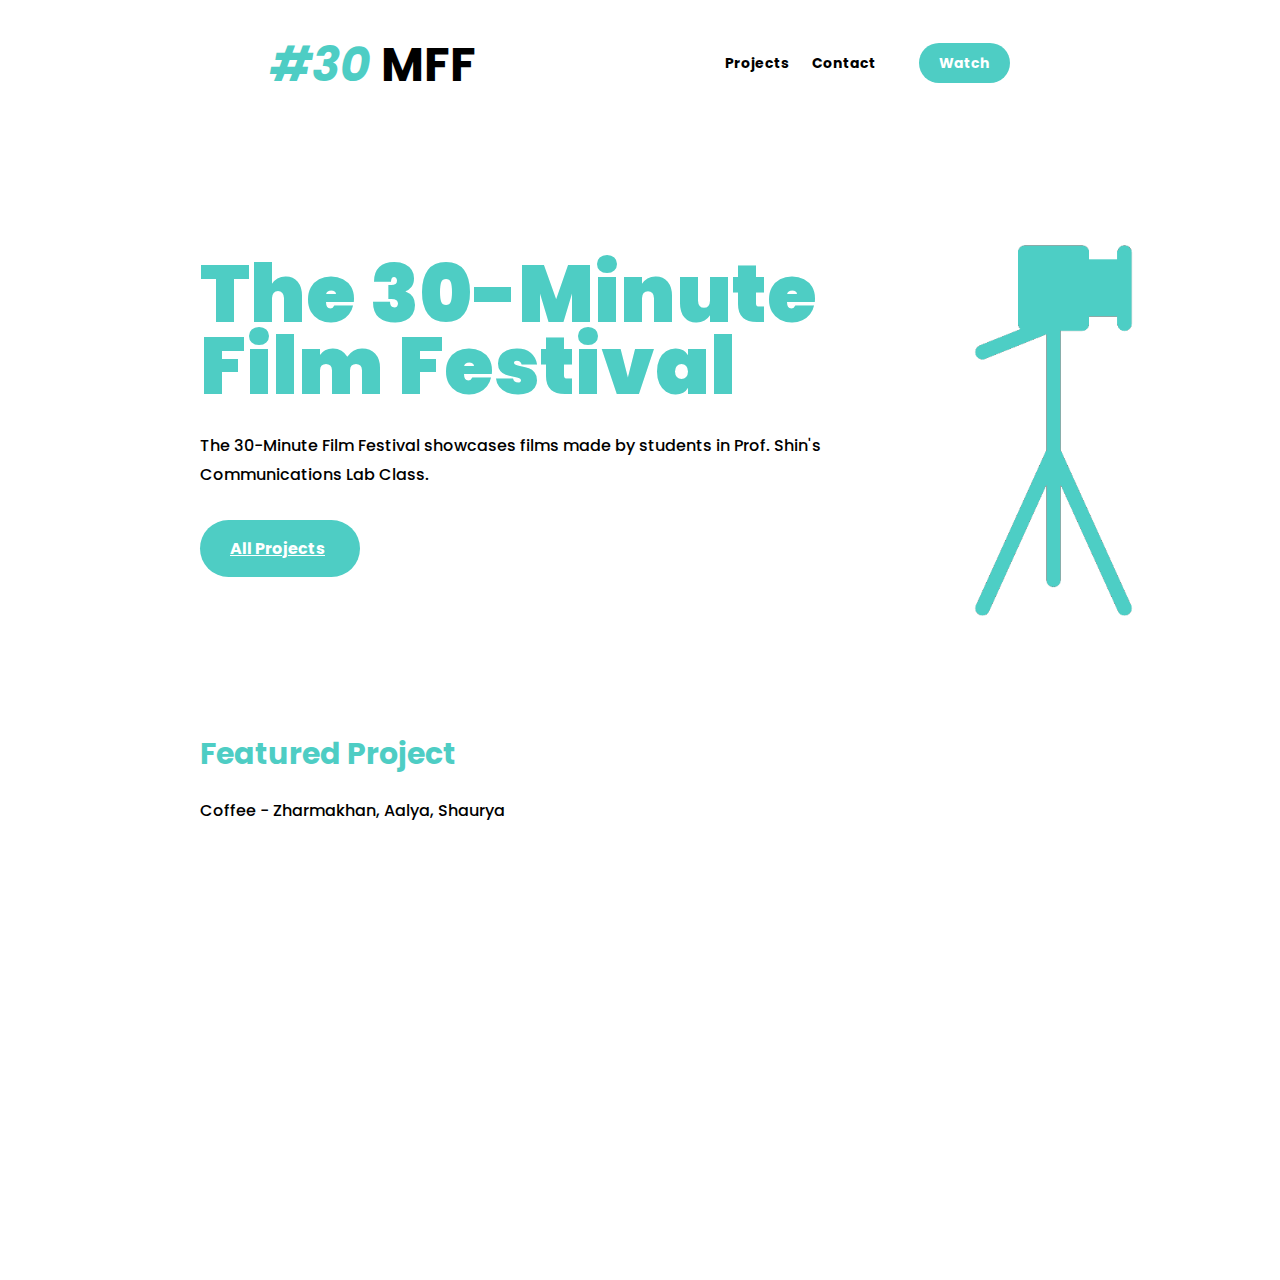
<file: 30mff/index.html>
<!DOCTYPE html>
<html>
<meta name="viewport" content="width=device-width, initial-scale=1.0">
<head>
<title>The Thirty-Minute Film Festival</title>
	<link rel="stylesheet" href="style.css" type="text/css">
</head>

<body>

	<div id="header">
		<div id="logo">
			<h3><span>#30</span> MFF</h3>
		</div>

		<nav>
		<a href="#">Projects</a>
           	<a href="#">Contact</a>
          	<a href="#">Watch</a>

		</nav>
	</div>

	<div id="container">
		<div id="content-container">
			<h1>The 30-Minute Film Festival</h1>
			<p>The 30-Minute Film Festival showcases films made by students 
                in Prof. Shin's Communications Lab Class.
			</p>
            <a href="https://drive.google.com/drive/u/1/folders/1DzS8TQ9ZnoovivKMbUIk9ETWlHkWVA53" class="button">All Projects</a>
            
        </div>
        <div id="homepageimg">
            <img src="assets/homepageimg2.png" width="300" height="425">
        </div>
    </div>

    <div id="featuredvideo">
        <div id = "coffeevideo">
        <h2>Featured Project</h2>
        <p>Coffee - Zharmakhan, Aalya, Shaurya
        </p>
        <p class = "left"><iframe width="560" height="315" src="https://www.youtube.com/embed/ywLcu14vDvI" frameborder="0" allow="accelerometer; autoplay; clipboard-write; encrypted-media; gyroscope; picture-in-picture" allowfullscreen></iframe></p>
    </div>
    </div>

</body>
</html>
</file>
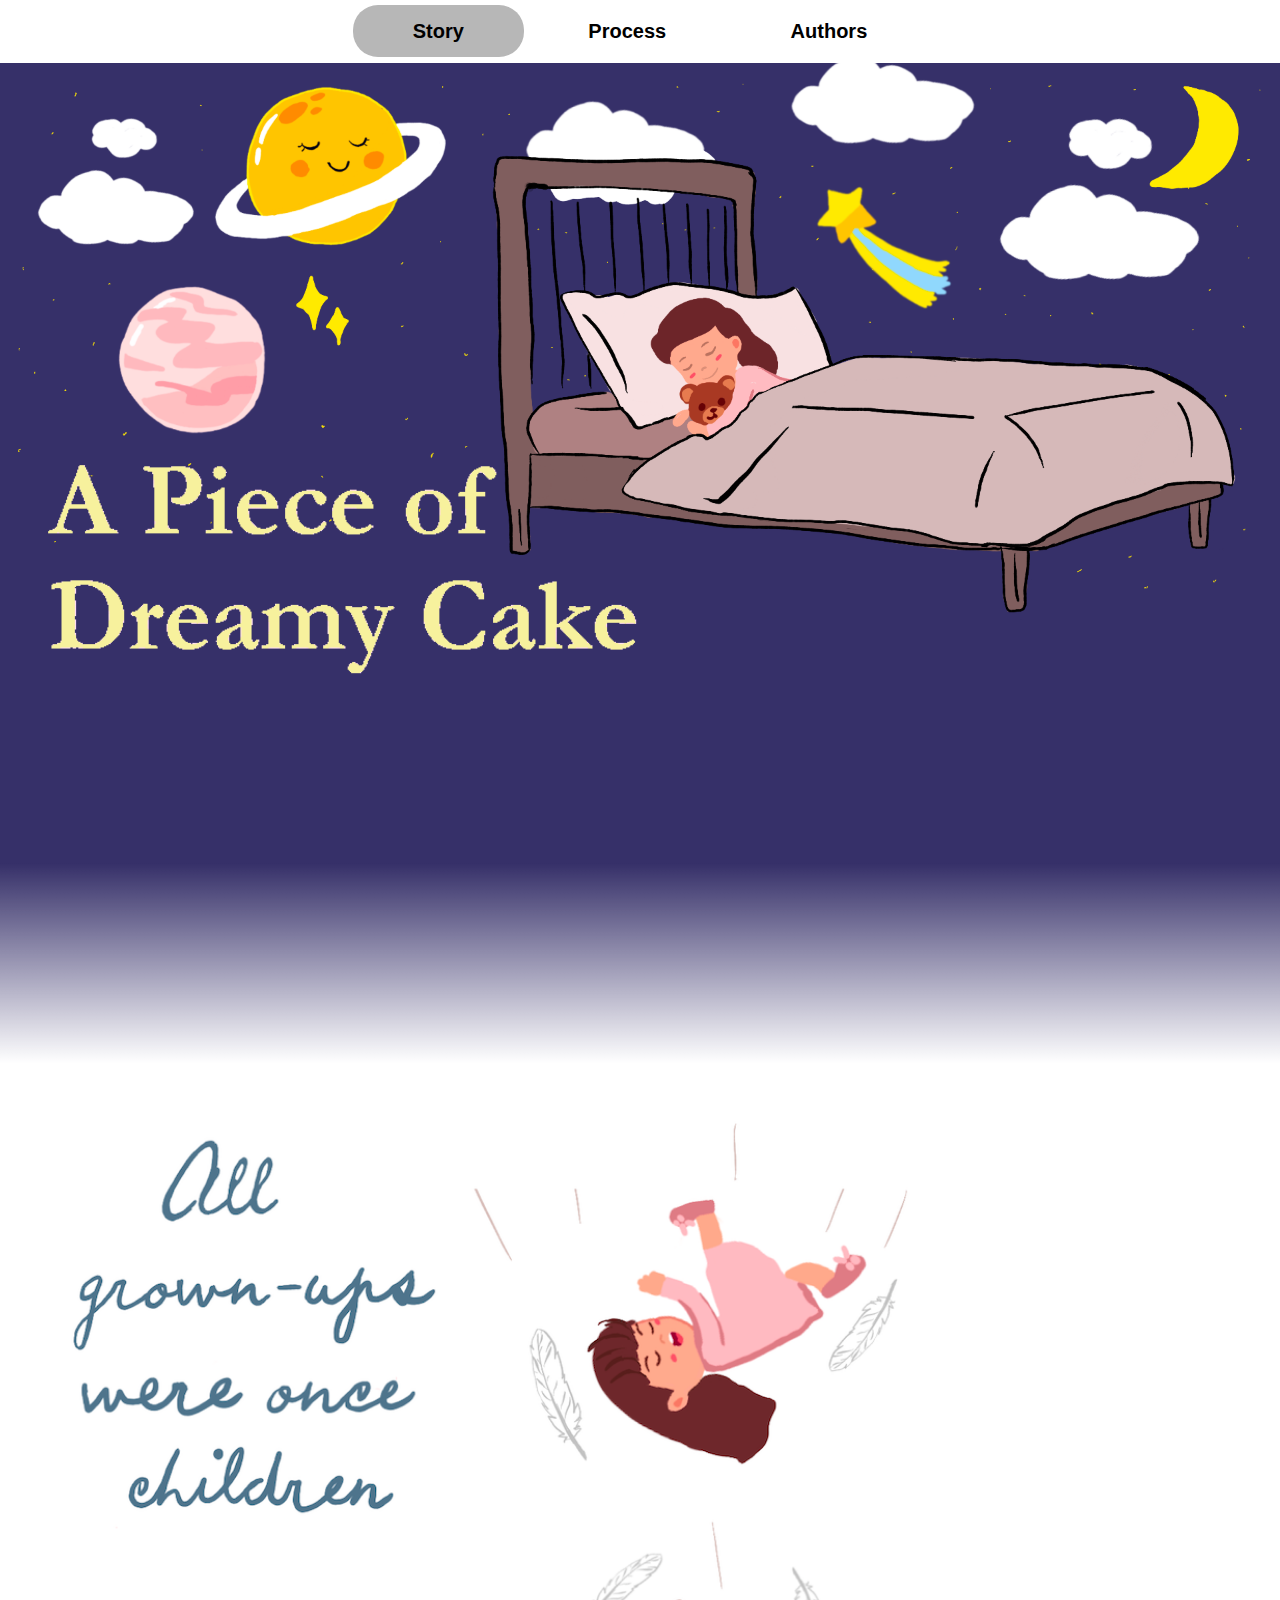
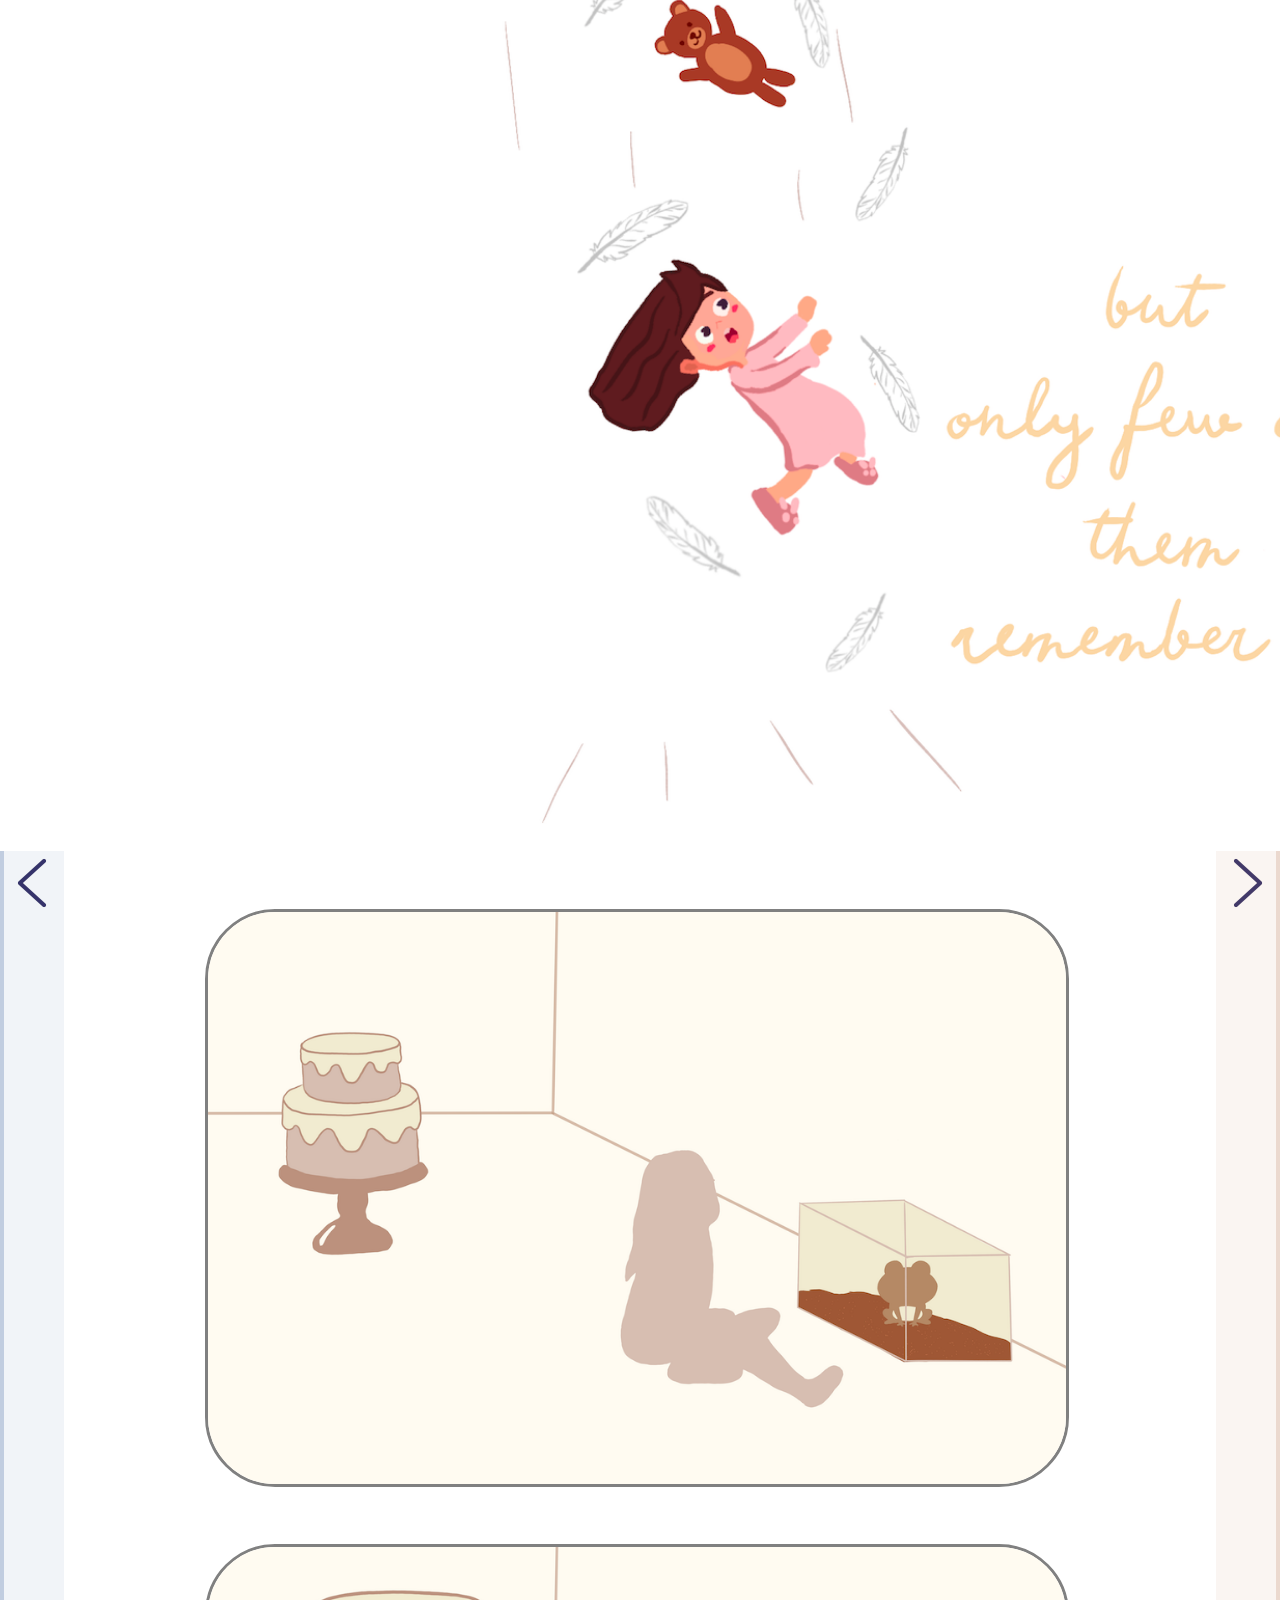
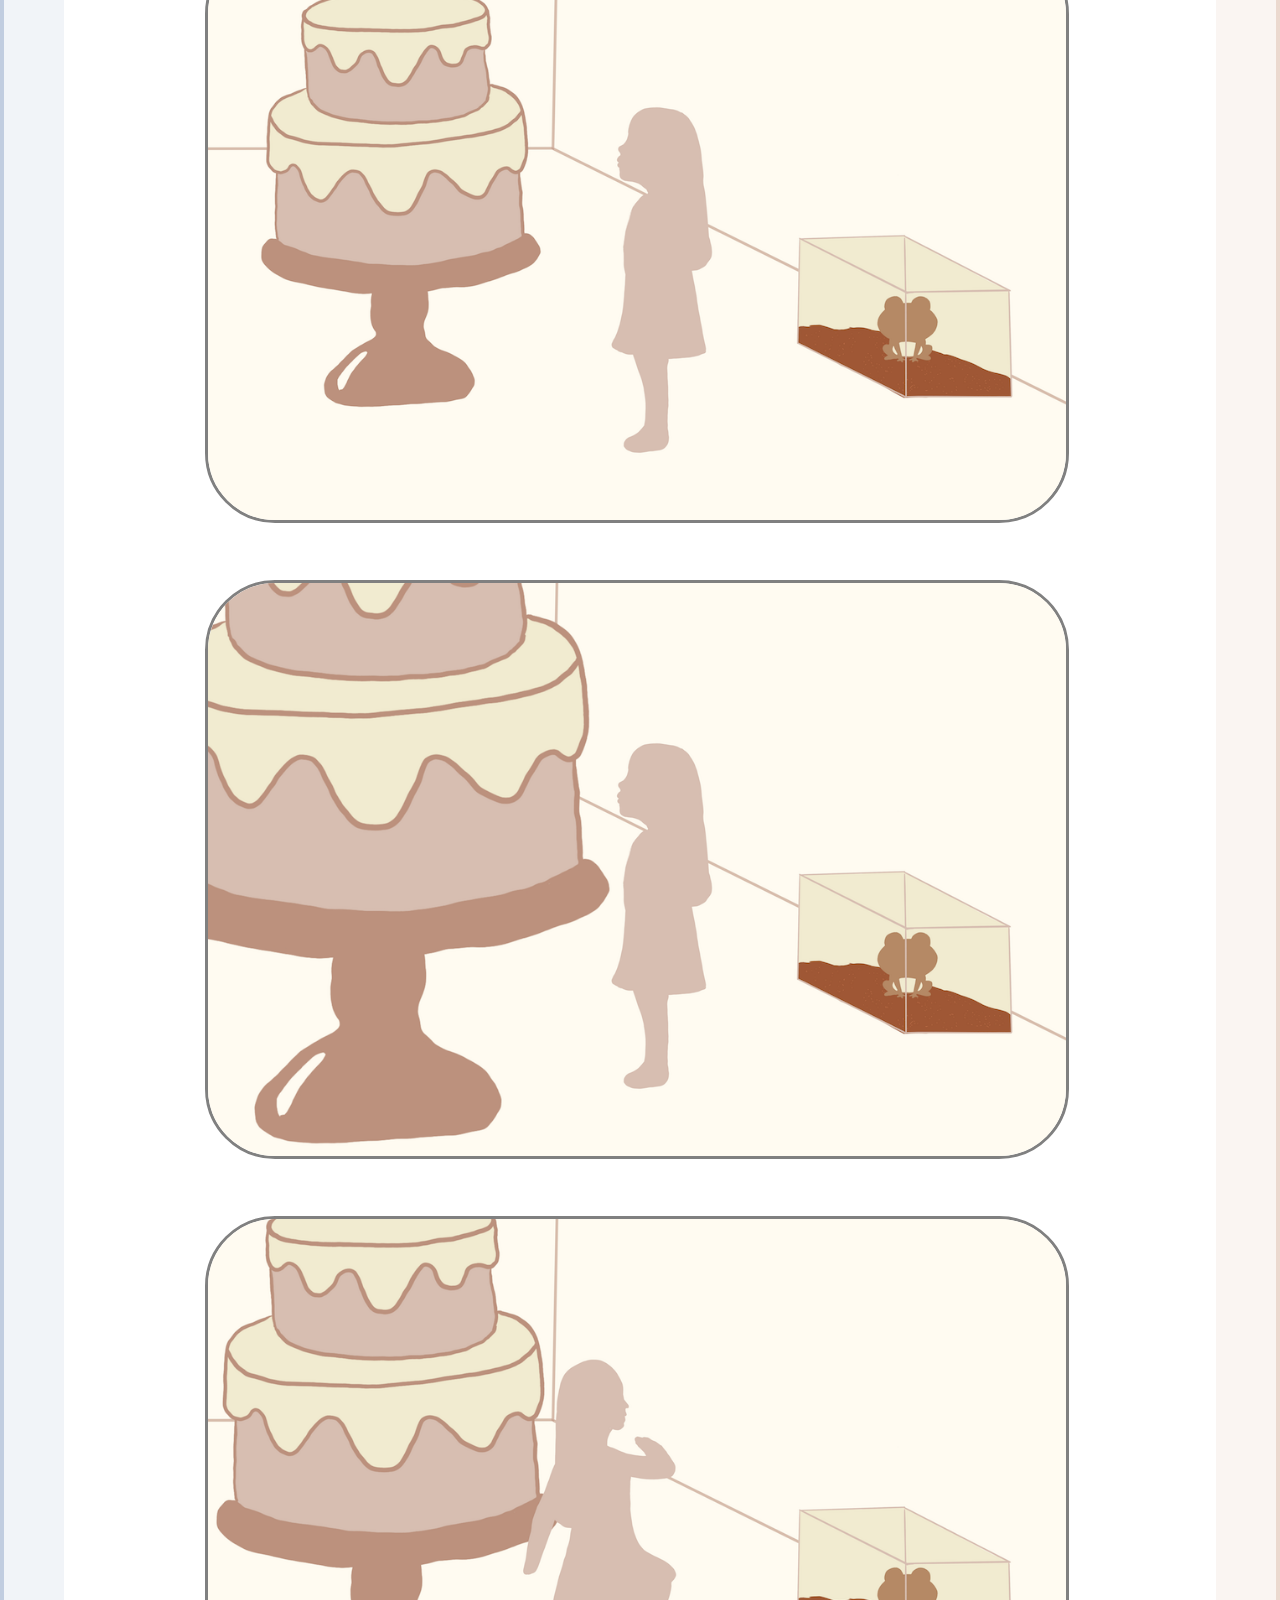
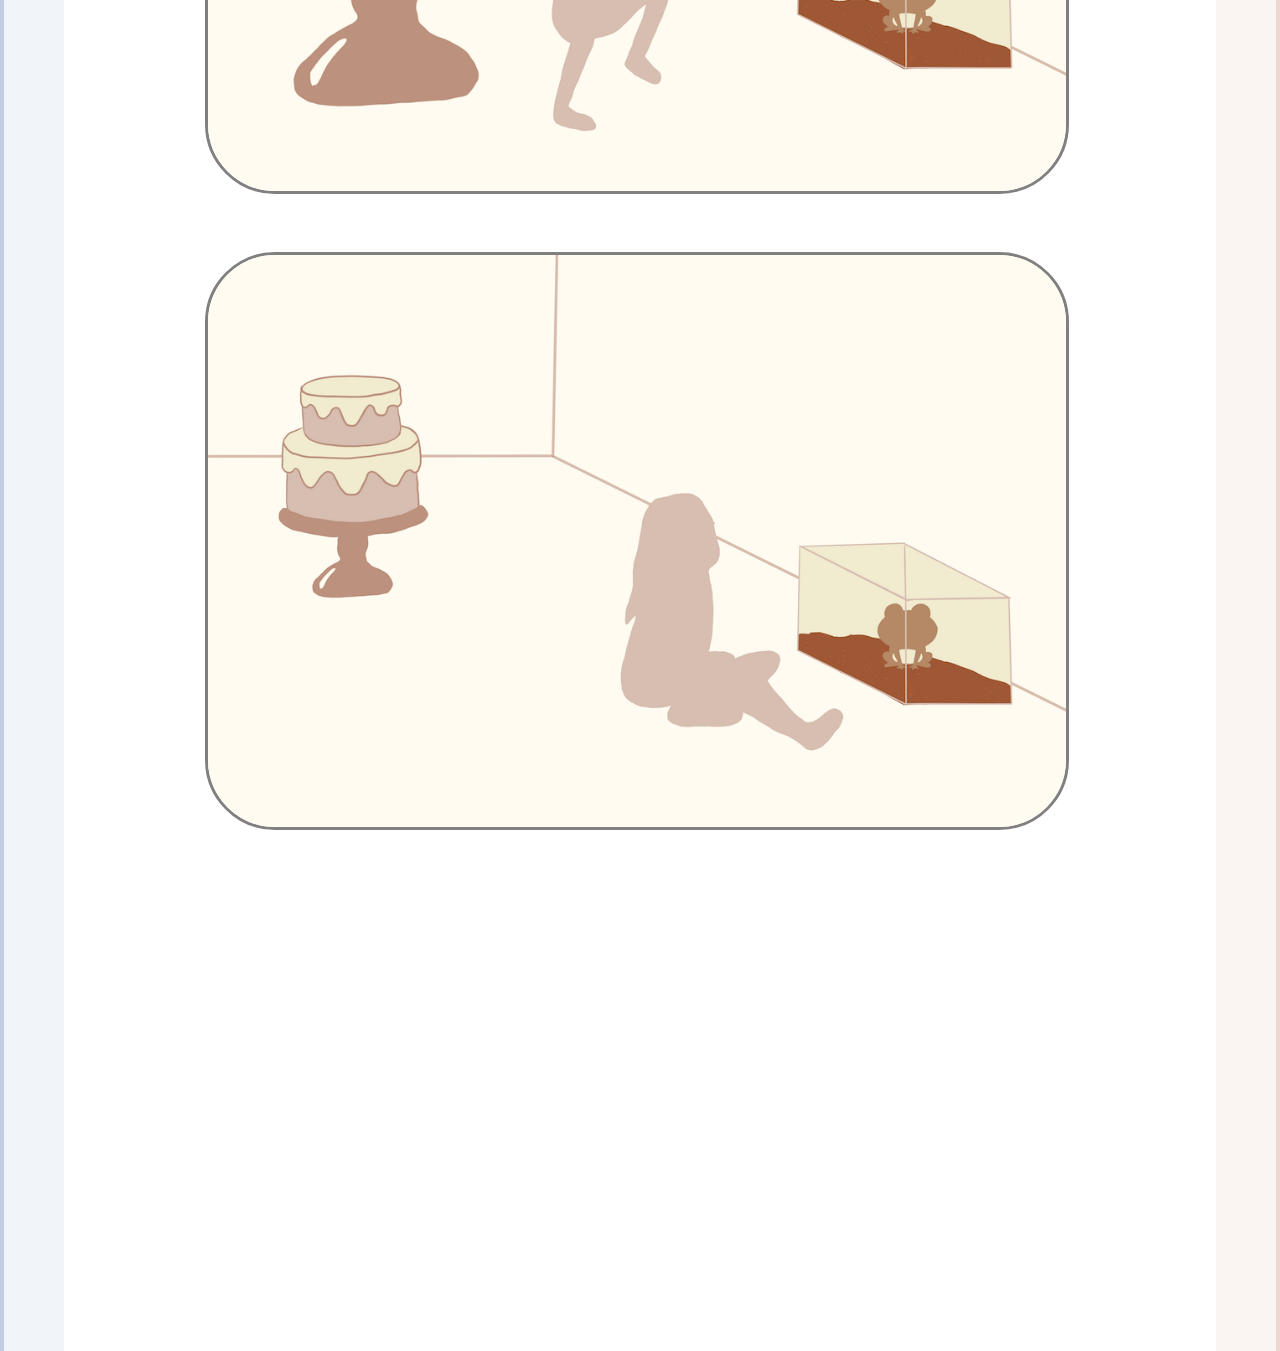
<file: comicdreamycake/index.html>
<!DOCTYPE html>
<html>
<meta name="viewport" content="width=device-width, initial-scale=1.0">
<head>
<title>A Piece of Dreamy Cake</title>
	<link rel="stylesheet" href="style.css" type="text/css">
</head>

<body>

	<div id="header">


		<nav>
		<a href="index.html" class="active">Story</a>
        <a href="process.html">Process</a>
        <a href="authors.html">Authors</a>
        

		</nav>
    </div>
    
    <section class = "zoom">

        <img src = "assets/Stars.PNG" id = "layer1">
        <img src = "assets/Bed_frame.PNG" id = "layer2">
        <img src = "assets/Sleeping.PNG" id = "layer3">
        <img src = "assets/Blanket.PNG" id = "layer4">
        <img src = "assets/title1take2.png" id = "layer5">
    </section>



    </section>

	<div id="container">
		<img src = "assets/Full_Fall_Image.png">


            
        </div>
    </div>


    <!-- ================================  COMIC PART OF STORY PAGE  ================================================== -->
    <div class="comic-container">

        

        <div class="original middle">
            <img width= 75% src="media/n1.png" class="center" >
            <img width= 75% src="media/n2.png" class="center" >
            <img width= 75% src="media/n3.png" class="center" >
            <img width= 75% src="media/n4.png" class="center" >
            <img width= 75% src="media/n5.png" class="center" >
            
        </div>

        
        <img width= 5% src="media/arrow1.png" class="arrow1" >
        <img width= 5% src="media/arrow2.png" class="arrow2" >

        <div class="split left">
            <div class="leftHover"></div>

            <img width= 75% src="media/k1.jpg" class="kid" >
            <img width= 75% src="media/k2.jpg" class="kid">
            <img width= 75% src="media/k3.jpg" class="kid">
            <img width= 75% src="media/k4.jpg" class="kid">
            <img width= 75% src="media/k5.jpg" class="kid">
        </div>
        

        <div class="split right">
            <div class="rightHover"></div>

            <img width= 75% src="media/a1.jpg" class="adult">
            <img width= 75% src="media/a2.jpg" class="adult">
            <img width= 75% src="media/a3.jpg" class="adult">
            <img width= 75% src="media/a4.jpg" class="adult">
            <img width= 75% src="media/a5.jpg" class="adult">
        </div>

        
    </div>

 

    <script type = "text/javascript">
    var layer1 = document.getElementById('layer1')
    scroll = window.pageYOffset;
    document.addEventListener('scroll', function(e) {var offset = window.pageYOffset;
    scroll = offset;
    layer1.style.width = (100 + scroll/5) + '%';
    });

    var layer2 = document.getElementById('layer2')
    scroll = window.pageYOffset;
    document.addEventListener('scroll', function(e) {var offset = window.pageYOffset;
    scroll = offset;
    layer2.style.width = (100 - scroll/5) + '%';
    layer2.style.right = scroll/50 + '%';

    });

    var layer3 = document.getElementById('layer3')
    scroll = window.pageYOffset;
    document.addEventListener('scroll', function(e) {var offset = window.pageYOffset;
    scroll = offset;
    /*layer3.style.width = (100 + scroll/5) + '%';*/
    layer3.style.top = scroll/20+'%';
    layer3.style.rotate(scroll);
    });

    var layer4 = document.getElementById('layer4')
    scroll = window.pageYOffset;
    document.addEventListener('scroll', function(e) {var offset = window.pageYOffset;
    scroll = offset;
    layer4.style.width = (100 - scroll/5) + '%';

    var layer5 = document.getElementById('layer5')
    scroll = window.pageYOffset;
    document.addEventListener('scroll', function(e) {var offset = window.pageYOffset;
    scroll = offset;
    layer5.style.width = (100 + scroll/10) + '%';
    });


    });
    
    // =====================  JS FOR THE SLIDING  =============================
    const left = document.querySelector('.left');
    const right = document.querySelector('.right');
    const middle = document.querySelector('.middle');

    const container = document.querySelector('.comic-container');



    left.addEventListener('mouseenter',() => {
        container.classList.add('hover-left');
    });

    left.addEventListener('mouseleave',() => {
        container.classList.remove('hover-left');
    });

    right.addEventListener('mouseenter',() => {
        container.classList.add('hover-right');
    });

    right.addEventListener('mouseleave',() => {
        container.classList.remove('hover-right');
    });
    
    </script>

</body>
</html>
</file>
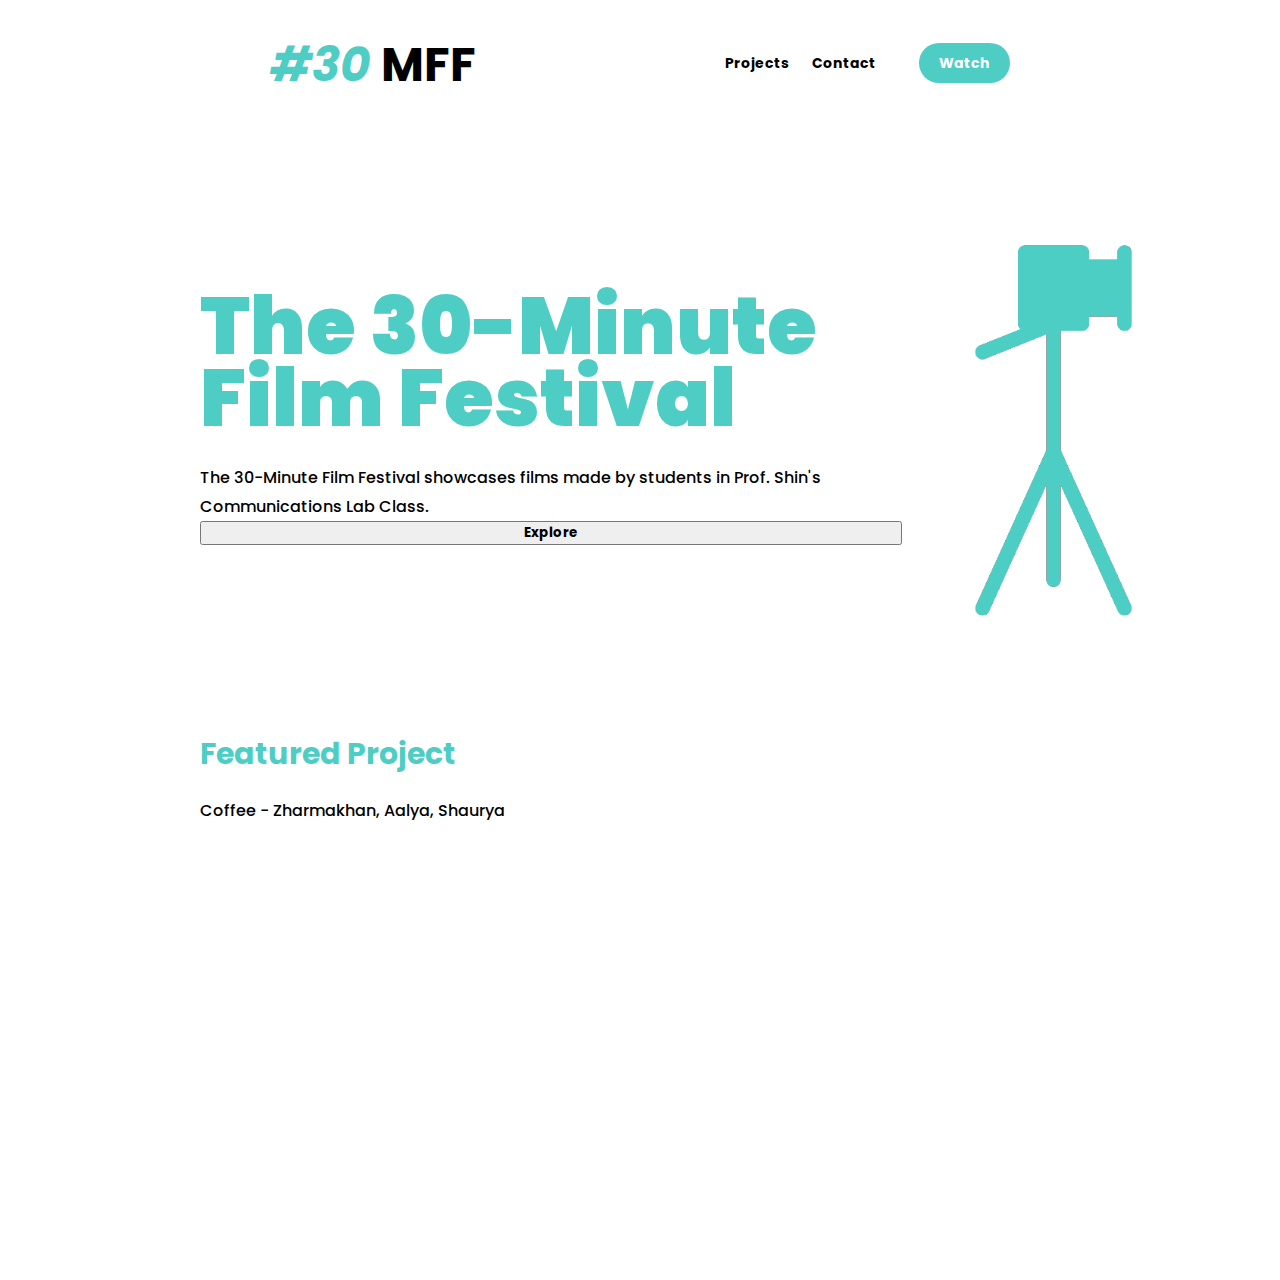
<file: 30mff/projects.html>
<!DOCTYPE html>
<html>
<meta name="viewport" content="width=device-width, initial-scale=1.0">
<head>
<title>lol</title>
	<link rel="stylesheet" href="style.css" type="text/css">
</head>

<body>

	<div id="header">
		<div id="logo">
			<h3><span>#30</span> MFF</h3>
		</div>

		<nav>
		<a href="#">Projects</a>
           	<a href="#">Contact</a>
          	<a href="#">Watch</a>

		</nav>
	</div>

	<div id="container">
		<div id="content-container">
			<h1>The 30-Minute Film Festival</h1>
			<p>The 30-Minute Film Festival showcases films made by students 
                in Prof. Shin's Communications Lab Class.
			</p>
			<button>Explore</button>
        </div>
        <div id="homepageimg">
            <img src="assets/homepageimg2.png" width="300" height="425">
        </div>
    </div>

    <div id="featuredvideo">
        <div id = "coffeevideo">
        <h2>Featured Project</h2>
        <p>Coffee - Zharmakhan, Aalya, Shaurya
        </p>
        <p class = "left"><iframe width="560" height="315" src="https://www.youtube.com/embed/ywLcu14vDvI" frameborder="0" allow="accelerometer; autoplay; clipboard-write; encrypted-media; gyroscope; picture-in-picture" allowfullscreen></iframe></p>
    </div>
    </div>

</body>
</html>
</file>
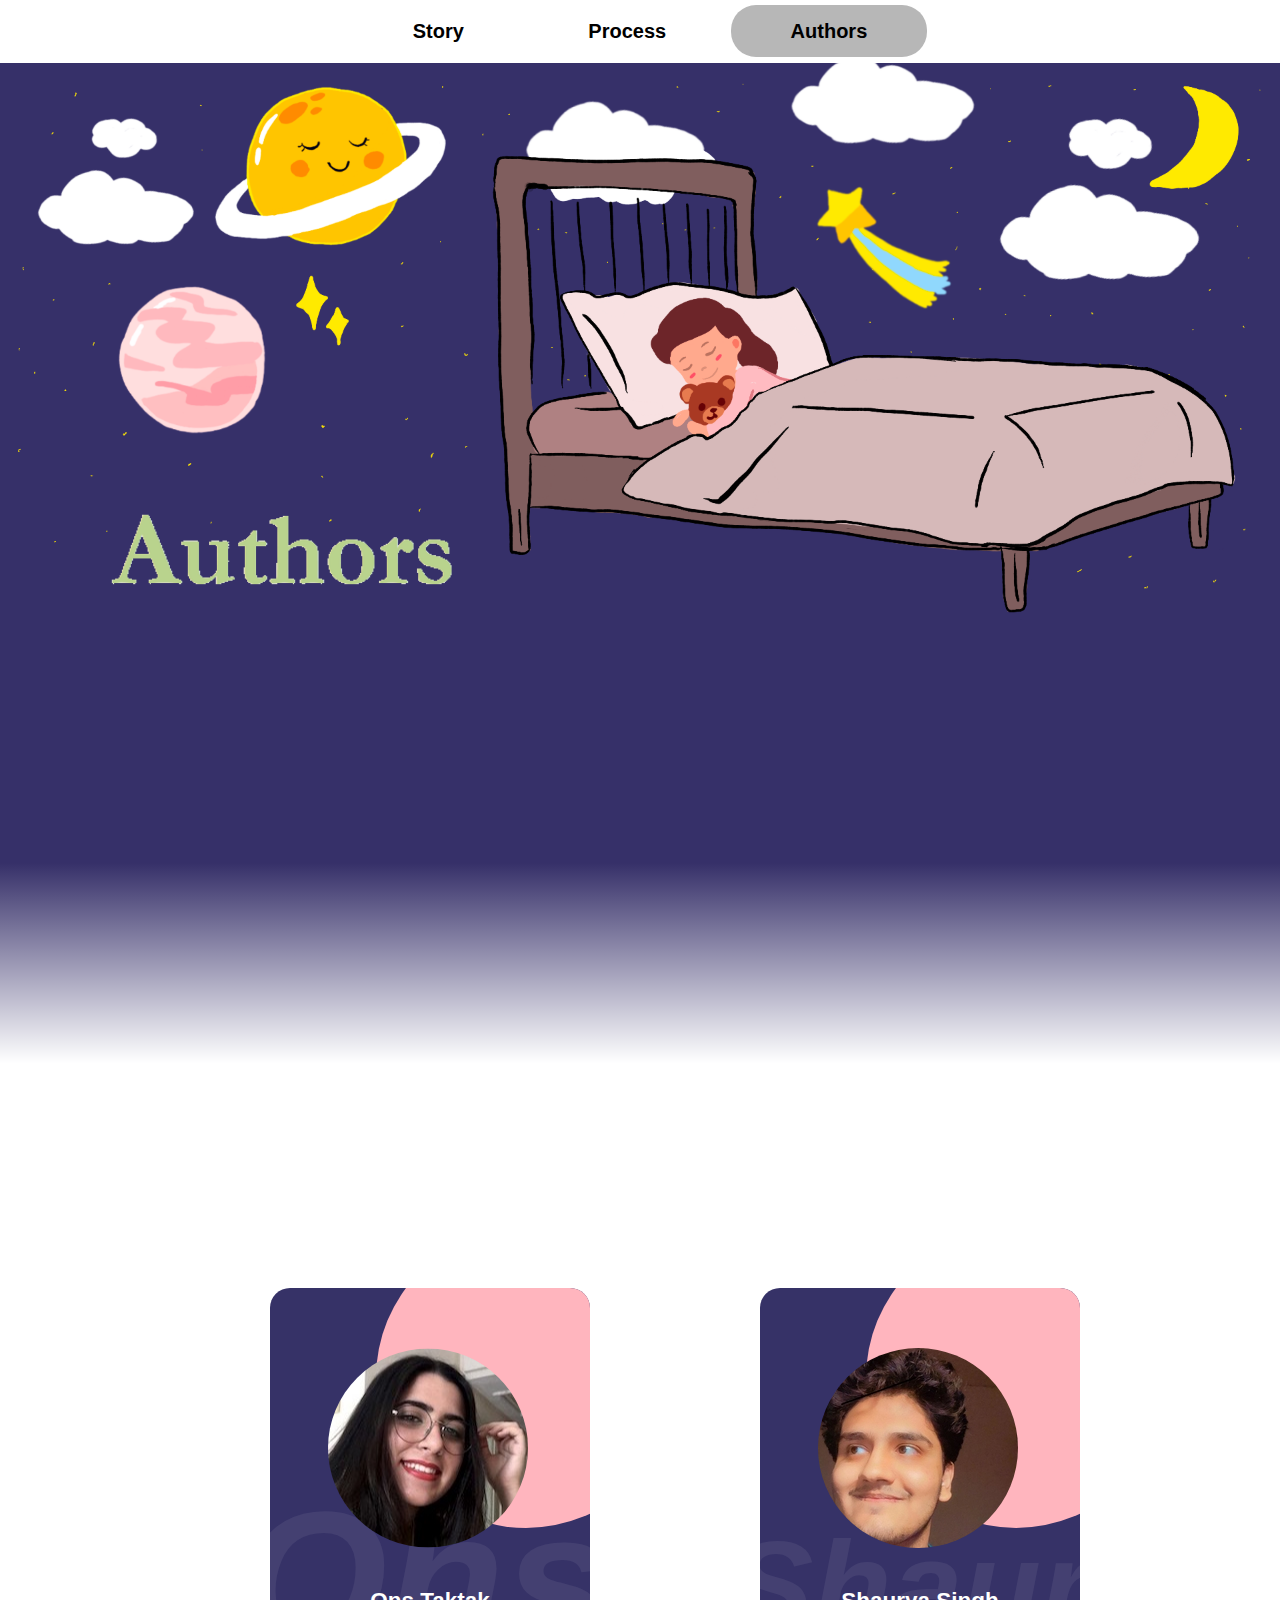
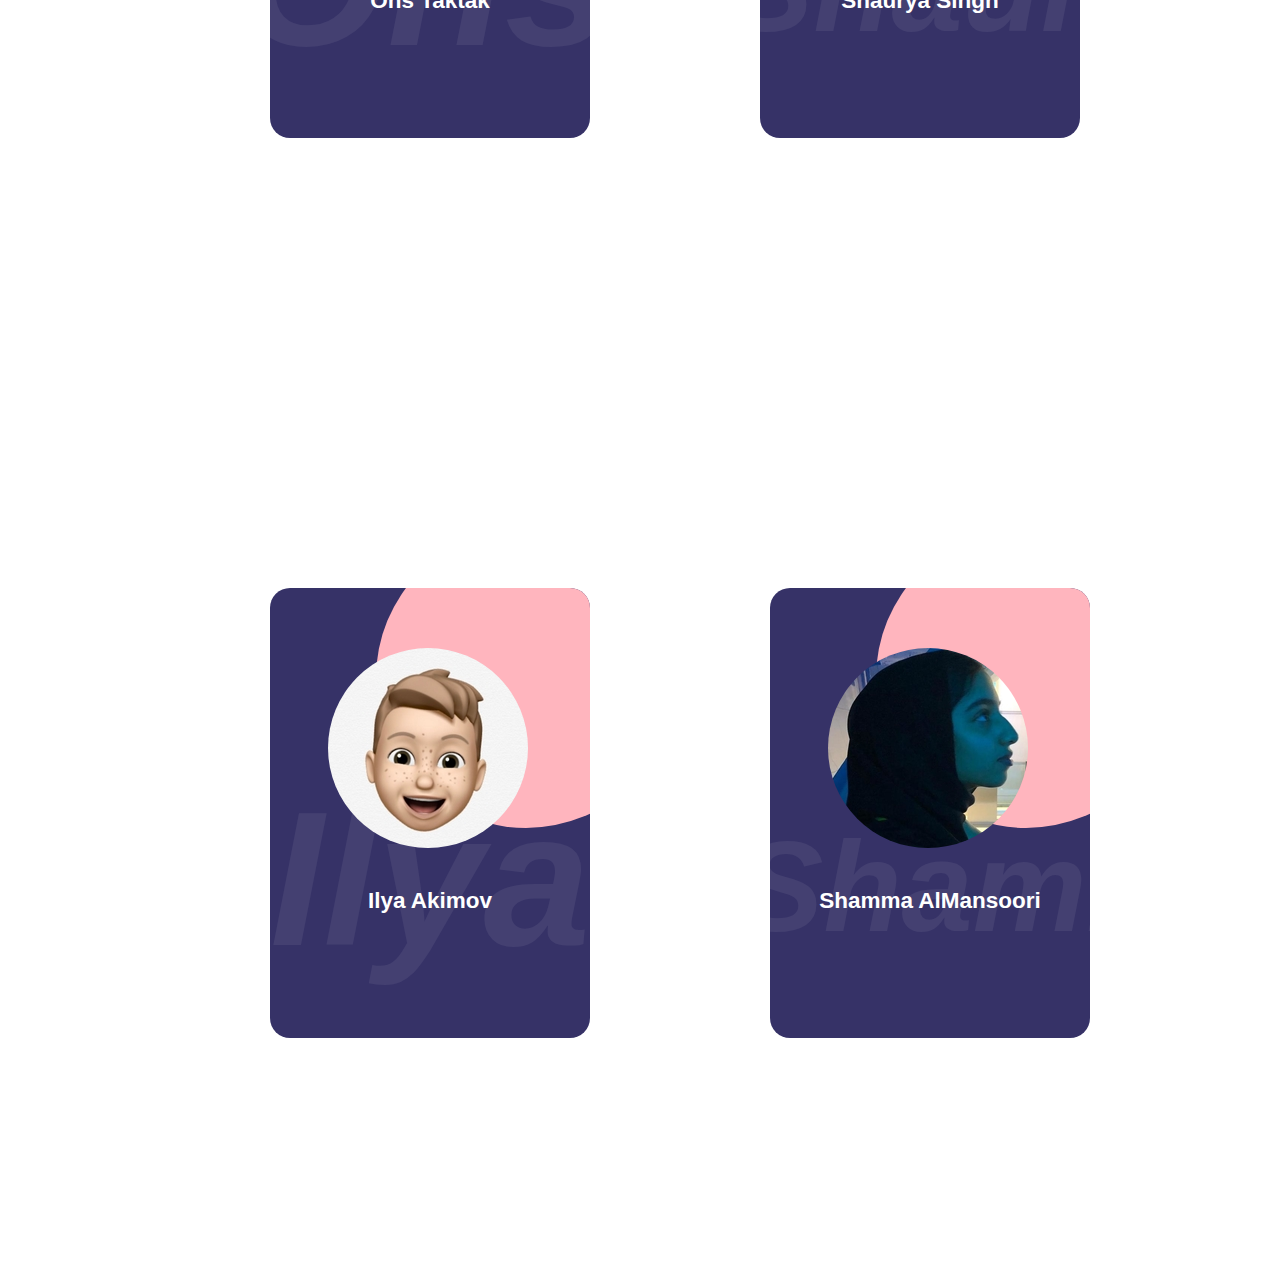
<file: comicdreamycake/authors.html>
<!DOCTYPE html>
<html>
<meta name="viewport" content="width=device-width, initial-scale=1.0">
<head>
<title>A Piece of Dreamy Cake</title>
	<link rel="stylesheet" href="style.css" type="text/css">
</head>

<body>

	<div id="header">


		<nav>
		<a href="index.html">Story</a>
        <a href="process.html">Process</a>
        <a href="authors.html" class="active">Authors</a>
        

		</nav>
    </div>
    
    <section class = "zoom">

        <img src = "assets/Stars.PNG" id = "layer1">
        <img src = "assets/Bed_frame.PNG" id = "layer2">
        <img src = "assets/Sleeping.PNG" id = "layer3">
        <img src = "assets/Blanket.PNG" id = "layer4">
        <img src = "assets/authorstake1.png" id = "layer7">
    </section>


<style>

.row{
    display: flex;
}
.column{
    flex: 50%;
    padding-left: 70px;
}

.row1{
    display: flex;
}
.column1{
    flex: 50%;
    padding-left: 70px;
}
</style>

<div class = "row">
<div class = "column">
    <div class ="authorcontainer">
		<div class="card">
			<div class="photo">
                <img src = "assets/o.jpg">
            </div>
            <div class = "authorcontent">
                <h2>Ons Taktak</h2>
            <a href = "mailto:ot503@nyu.edu">Send Email</a>
            </div>    
        </div>
    </div>
</div>
<div class = "column">
    <div class ="authorcontainer1">
		<div class="card1">
			<div class="photo1">
                <img src = "assets/shaurya .jpg">
            </div>
            <div class = "authorcontent1">
                <h2>Shaurya Singh</h2>
            <a href = "mailto:ss11077@nyu.edu">Send Email</a>
            </div>           
        </div>
    </div>
</div>
</div>

<div class = "row1">
<div class = "column1">
    <div class ="authorcontainer2">
		<div class="card2">
			<div class="photo2">
                <img src = "assets/ilya.jpg">
            </div>
            <div class = "authorcontent2">
                <h2>Ilya Akimov</h2>
            <a href = "mailto:ia1125@nyu.edu">Send Email</a>
            </div>           
        </div>
    </div>
</div>
<div class = "column1">
    <div class ="authorcontainer3">
		<div class="card3">
			<div class="photo3">
                <img src = "assets/shamma.jpg">
            </div>
            <div class = "authorcontent3">
                <h2>Shamma AlMansoori</h2>
            <a href = "mailto:ska6972@nyu.edu">Send Email</a>
            </div>           
        </div>
    </div>
</div>
</div>


    <script type = "text/javascript">
    var layer1 = document.getElementById('layer1')
    scroll = window.pageYOffset;
    document.addEventListener('scroll', function(e) {var offset = window.pageYOffset;
    scroll = offset;
    layer1.style.width = (100 + scroll/5) + '%';
    });

    var layer2 = document.getElementById('layer2')
    scroll = window.pageYOffset;
    document.addEventListener('scroll', function(e) {var offset = window.pageYOffset;
    scroll = offset;
    layer2.style.width = (100 - scroll/5) + '%';
    layer2.style.right = scroll/50 + '%';

    });

    var layer3 = document.getElementById('layer3')
    scroll = window.pageYOffset;
    document.addEventListener('scroll', function(e) {var offset = window.pageYOffset;
    scroll = offset;
    /*layer3.style.width = (100 + scroll/5) + '%';*/
    layer3.style.top = scroll/20+'%';
    layer3.style.rotate(scroll);
    });

    var layer4 = document.getElementById('layer4')
    scroll = window.pageYOffset;
    document.addEventListener('scroll', function(e) {var offset = window.pageYOffset;
    scroll = offset;
    layer4.style.width = (100 - scroll/5) + '%';

    var layer7 = document.getElementById('layer7')
    scroll = window.pageYOffset;
    document.addEventListener('scroll', function(e) {var offset = window.pageYOffset;
    scroll = offset;
    layer7.style.width = (100 + scroll/10) + '%';
    });


    });
    
    
    
    
    
    
    </script>

</body>
</html>
</file>
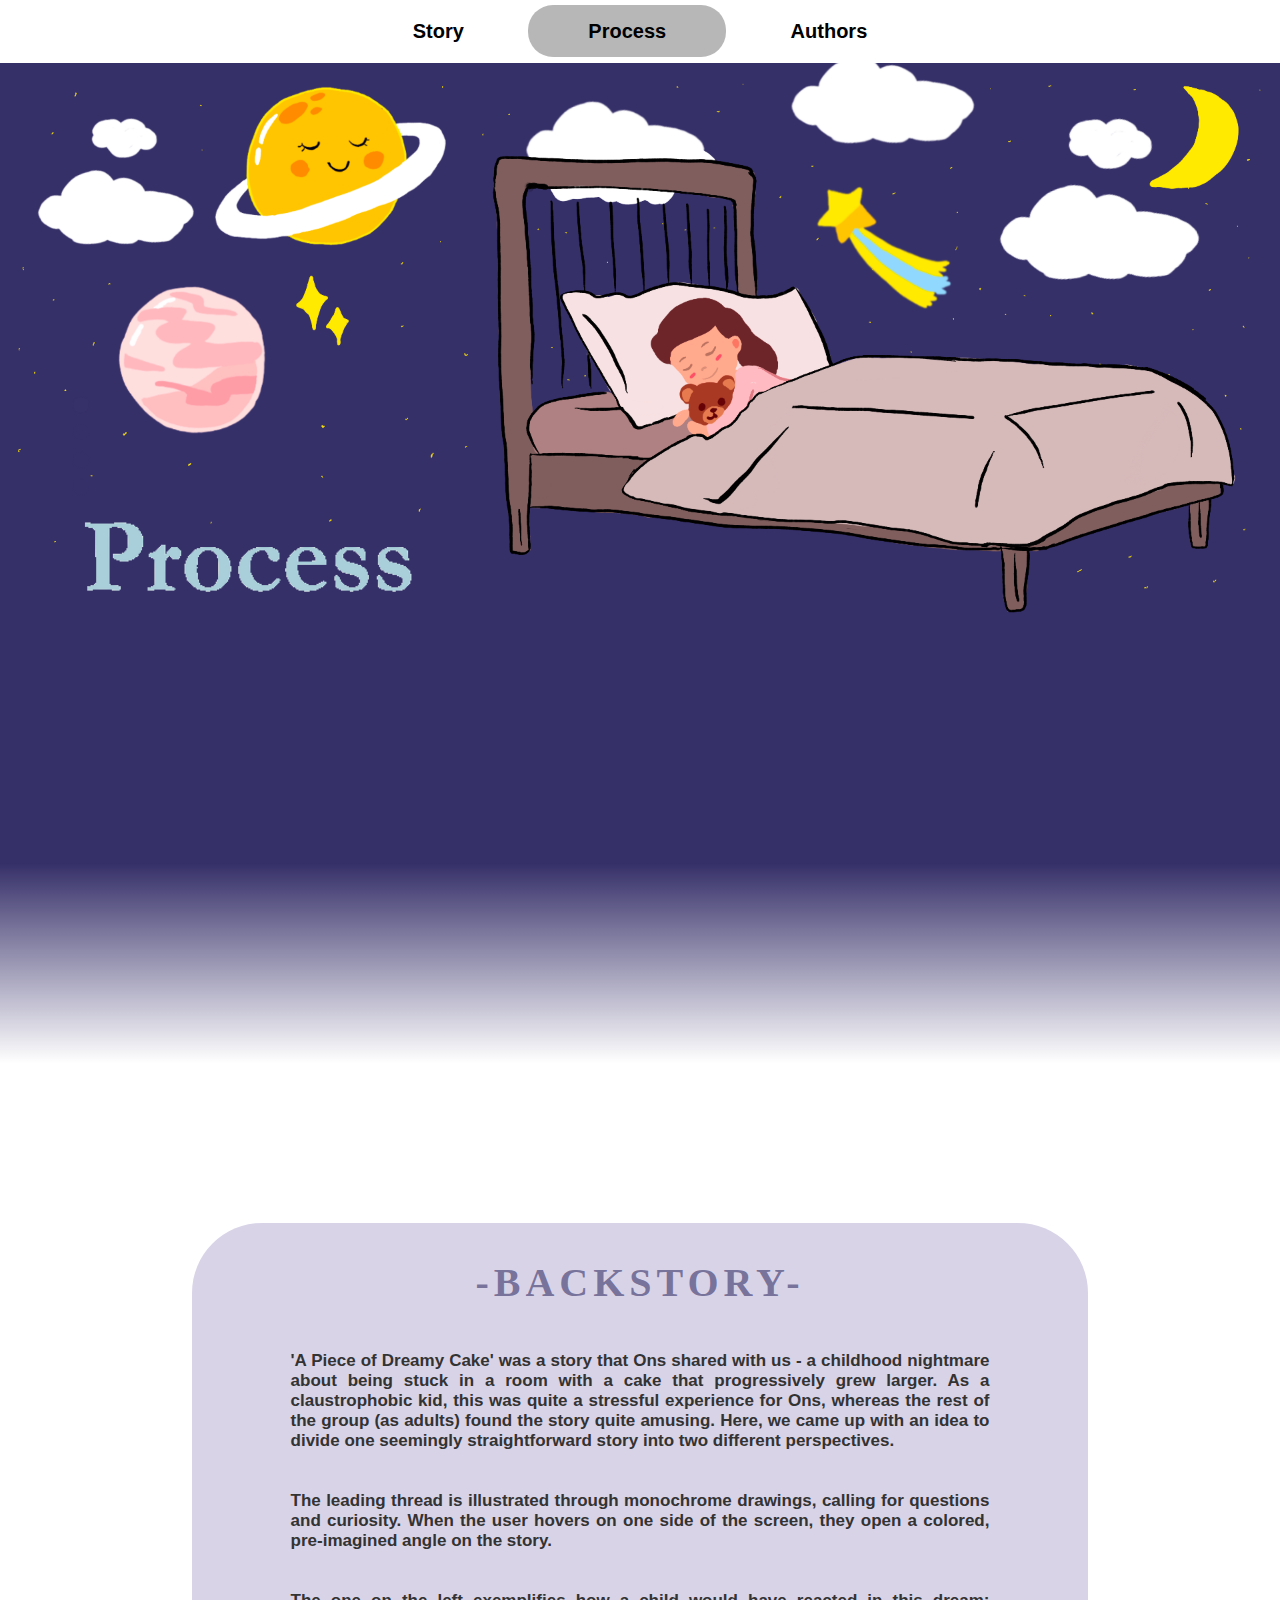
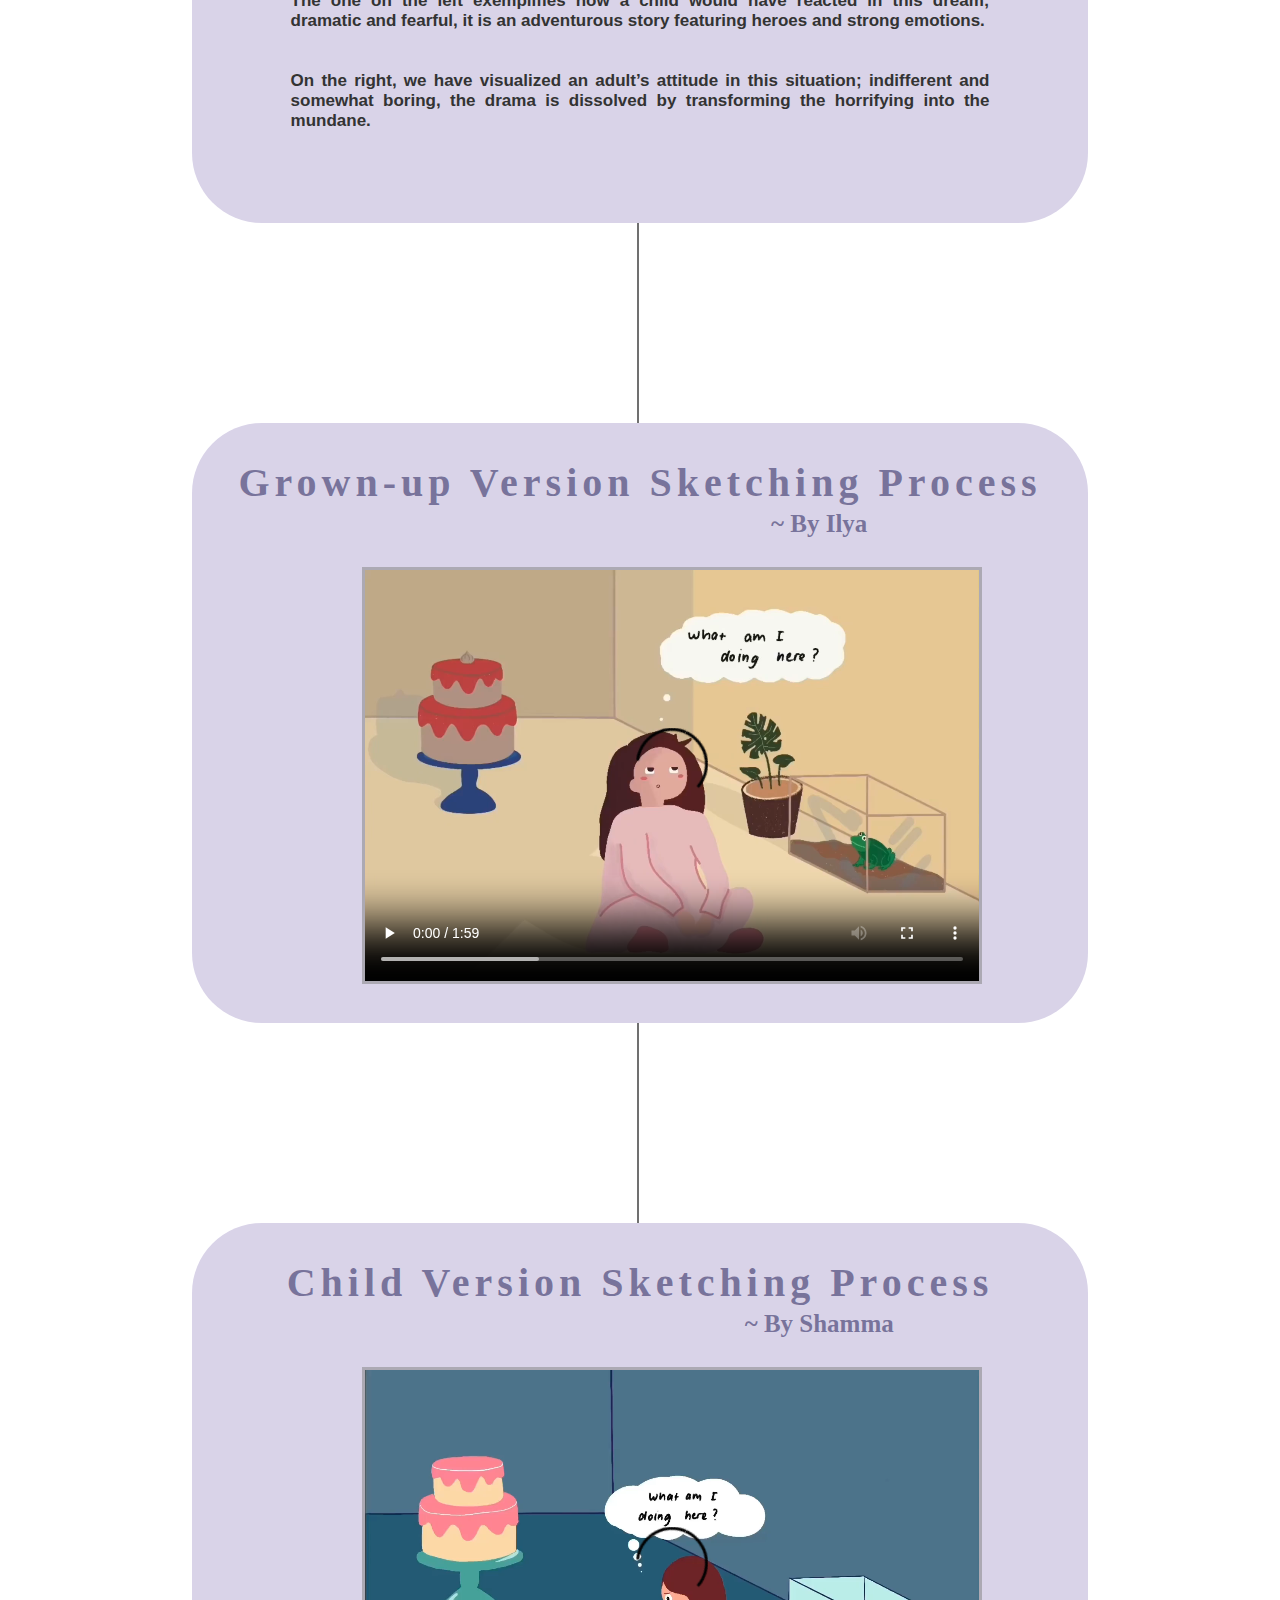
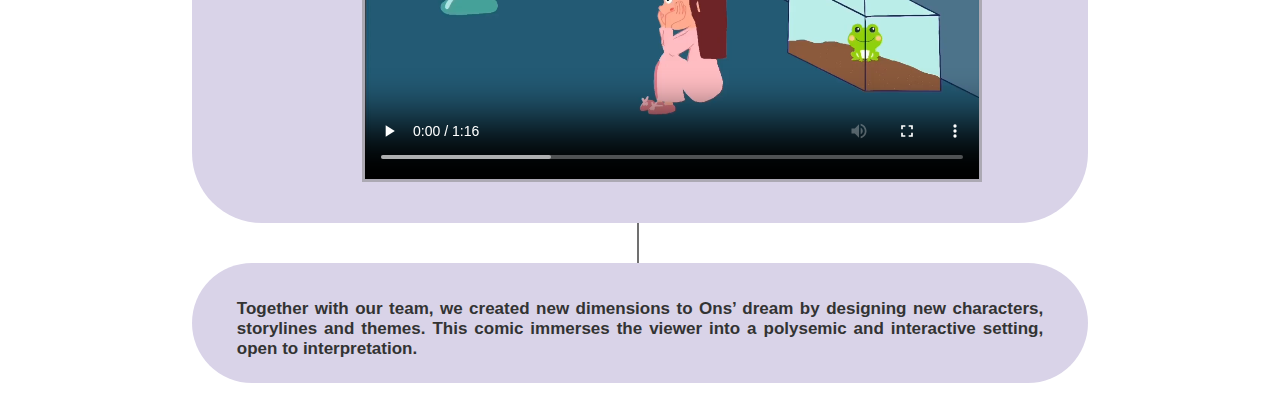
<file: comicdreamycake/process.html>
<!DOCTYPE html>
<html>
<meta name="viewport" content="width=device-width, initial-scale=1.0">
<head>
<title>A Piece of Dreamy Cake</title>
	<link rel="stylesheet" href="style.css" type="text/css">
</head>

<body>

	<div id="header">


		<nav>
		<a href="index.html">Story</a>
        <a href="process.html" class="active">Process</a>
        <a href="authors.html">Authors</a>
        

		</nav>
    </div>
    
    <section class = "zoom">

        <img src = "assets/Stars.PNG" id = "layer1">
        <img src = "assets/Bed_frame.PNG" id = "layer2">
        <img src = "assets/Sleeping.PNG" id = "layer3">
        <img src = "assets/Blanket.PNG" id = "layer4">
        <img src = "assets/process_take1.png" id = "layer6">

    </section>

    <!-- ===================== PROCESS TIMELINE ======================== -->

    <div class="process-container">
        <!-- Vertical line going through the middle of the page -->
        <div class="verticalLine"></div>   

        <!-- Side-bar navigtion -->     
        <div id="dots">
            <div class="dot activeDot" onclick="func1()" style="cursor:pointer"> <span class="nav">Go To Top</span> </div>
            <div class="dot" onclick="func2()" style="cursor:pointer"> <span class="nav">Backstory</span> </div>
            <div class="dot" onclick="func3()" style="cursor:pointer"> <span class="nav"> Grown-up Sketch</span> </div>
            <div class="dot" onclick="func4()" style="cursor:pointer"> <span class="nav">Child Sketch</span> </div>
        </div>

        <img src="media/top.png" width="11px" class="backUp">

        <div id="box1"> 
            <h3> -BACKSTORY- </h3>
            <p>'A Piece of Dreamy Cake' was a story that Ons shared with us - a childhood nightmare about being stuck in a room with a cake that progressively grew larger. As a claustrophobic kid, this was quite a stressful experience for Ons, whereas the rest of the group (as adults) found the story quite amusing. 
            Here, we came up with an idea to divide one seemingly straightforward story into two different perspectives.
            </br> </br></br>
            The leading thread is illustrated through monochrome drawings, calling for questions and curiosity. When the user hovers on one side of the screen, they open a colored, pre-imagined angle on the story.</br></br></br>
            The one on the left exemplifies how a child would have reacted in this dream; dramatic and fearful, it is an adventurous story featuring heroes and strong emotions.</br></br></br>
            On the right, we have visualized an adult’s attitude in this situation; indifferent and somewhat boring, the drama is dissolved by transforming the horrifying into the mundane.</p>
            
        </div>
        <div id="box2"> 
            <h3> Grown-up Version Sketching Process </h3>
            <h4> ~ By Ilya </h4>
            <video class="vid" width= "620" controls>
                <source src="media/Ilya_adult.mp4" type="video/mp4">
            </video>
        </div>
            
        <div id="box3"> 
            <h3> Child Version Sketching Process </h3>
            <h4> ~ By Shamma </h4>
            <video class="vid" width= "620" controls>
                <source src="media/Shamma_child.mp4" type="video/mp4">
            </video>

        </div>

        <div id="box4"> 
            <p class="last">Together with our team, we created new dimensions to Ons’ dream by designing new characters, storylines and themes. This comic immerses the viewer into a polysemic and interactive setting, open to interpretation.</p>
        </div>
    </div>
  





            
   
    </div>
    <script type = "text/javascript">
    var layer1 = document.getElementById('layer1')
    scroll = window.pageYOffset;
    document.addEventListener('scroll', function(e) {var offset = window.pageYOffset;
    scroll = offset;
    layer1.style.width = (100 + scroll/5) + '%';
    });

    var layer2 = document.getElementById('layer2')
    scroll = window.pageYOffset;
    document.addEventListener('scroll', function(e) {var offset = window.pageYOffset;
    scroll = offset;
    layer2.style.width = (100 - scroll/5) + '%';
    layer2.style.right = scroll/50 + '%';

    });

    var layer3 = document.getElementById('layer3')
    scroll = window.pageYOffset;
    document.addEventListener('scroll', function(e) {var offset = window.pageYOffset;
    scroll = offset;
    /*layer3.style.width = (100 + scroll/5) + '%';*/
    layer3.style.top = scroll/20+'%';
    layer3.style.rotate(scroll);
    });

    var layer4 = document.getElementById('layer4')
    scroll = window.pageYOffset;
    document.addEventListener('scroll', function(e) {var offset = window.pageYOffset;
    scroll = offset;
    layer4.style.width = (100 - scroll/5) + '%';

    var layer6 = document.getElementById('layer6')
    scroll = window.pageYOffset;
    document.addEventListener('scroll', function(e) {var offset = window.pageYOffset;
    scroll = offset;
    layer6.style.width = (100 + scroll/10) + '%';
    });  
    });  

    // ================== JS FOR THE DOTS ====================
    // The side back to top button
    function func1() {
    var elmnt1 = document.getElementById("header");
    elmnt1.scrollIntoView({behavior: 'smooth'});
    }
    // The side box 1 button
    function func2() {
    var elmnt2 = document.getElementById("box1");
    elmnt2.scrollIntoView({behavior: 'smooth',block: 'center'});
    }
    // The side box 2 button
    function func3() {
    var elmnt3 = document.getElementById("box2");
    elmnt3.scrollIntoView({behavior: 'smooth',block: 'center'});
    }
    // The side box 3 button
    function func4() {
    var elmnt4 = document.getElementById("box3");
    elmnt4.scrollIntoView({behavior: 'smooth',block: 'center'});
    }

    //This is to change the active dot once it is clicked -it is inspired by code on w3schools- 
    var navigation = document.getElementById("dots");
    var allDots = navigation.getElementsByClassName("dot");
    for (var i = 0; i < allDots.length; i++) {
    allDots[i].addEventListener("click", function() {
    var thisDot = document.getElementsByClassName("activeDot");
    thisDot[0].className = thisDot[0].className.replace(" activeDot", "");
    this.className += " activeDot";
    });
    }
    
    </script>

</body>
</html>
</file>
<file: 30mff/style.css>
@import url('https://fonts.googleapis.com/css2?family=Poppins:wght@500;600;700&display=swap');

*{
	padding: 0px;
	margin: 0px;
	font-family: poppins, sans-serif;
	font-weight: 700;
	box-sizing: border-box;
}

#header{
    padding: 30px;
	width: 100%;
	background: #FFF;
	text-align: center;
	display: flex;
	flex-direction: row;
	justify-content: space-evenly;
	align-items: left;
}
#header #logo{
	font-size: 40px;
}
#header #logo span{
    color: #4ECDC4;
    font-style: italic;
}

#header nav{
    padding-top: 20px;
	color: #000;
}

#header nav a{

	font-size: 14px;
	text-decoration: none;
	padding: 10px;
	text-align: center;
	color: black;
}
#header nav a:last-child{
	color: white;
	background: #4ECDC4;
	padding: 10px 20px;
	margin-left: 30px;
	border-radius: 30px;
}

#header nav a:hover{
	opacity: 0.9;
}

#container{
	overflow: hidden;
	display: flex;
	flex-direction: row;
	justify-content: left;
    padding-left: 200px;
	height: 575px;
}
#bg-container{
	width: 70%;
}


#content-container{
	width: 65%;
	display: flex;
	flex-direction: column;
	justify-content: center;
}
#content-container h1{
	color: #4ECDC4;
	font-weight: 900;
	font-size: 80px;
	line-height: 0.9em;
	margin-bottom: 30px;
}
#content-container p{
	line-height: 1.8em;
	font-weight: 500;
}
#content-container a.button{
	border: none;
	outline: none;
	color: #FFF;
	background-color: #4ECDC4;
	padding: 16px 30px;
	border-radius: 40px;
	font-size: 16px;
	width: 160px;
	margin-top: 30px;
	cursor: pointer;
}
#content-container button:hover{
	opacity: 0.8;
}


#featuredvideo{
	overflow: hidden;
	display: flex;
	flex-direction: row;
	justify-content: left;
    padding-top: 35px;
    padding-left: 200px;
	height: 575px;
}

#featuredvideo h2{
	color: #4ECDC4;
	font-weight: 700;
	font-size: 30px;
	line-height: 0.9em;
    margin-bottom: 30px;
}

#featuredvideo p{
	line-height: 1.8em;
    font-weight: 500;
    margin-bottom: 20px;
}

#homepageimg {
    padding-top: 80px;
}
</file>
<file: comicdreamycake/style.css>
*{
	padding: 0px;
	margin: 0px;
	font-family: -apple-system, BlinkMacSystemFont, 'Segoe UI', Roboto, Oxygen, Ubuntu, Cantarell, 'Open Sans', 'Helvetica Neue', sans-serif, sans-serif;
	font-weight: 600;
	box-sizing: border-box;
}

.zoom{
    width: 100%;
    height: 1000px;
    position: relative;
    overflow: hidden;
    background: url(assets/Background.PNG);
    background-size: cover;
}

.zoom::before{
    content: '';
    position: absolute;
    bottom: 0;
    width: 100%;
    height: 200px;
    z-index: 1000;
    background: linear-gradient(transparent, #fff);

}

.zoom #layer1{
    position: absolute;
    width: 100%;
  /*  transform: translateX(-50%);*/
    z-index: 1;
}

.zoom #layer2{
    position: absolute;
    width: 100%;
    z-index: 2;
}

.zoom #layer3{
    position: absolute;
    width: 100%;
    z-index: 6;
}

.zoom #layer4{
    position: absolute;
    width: 100%;
    z-index: 7;
}

.zoom #layer5{
    padding-top: 175px; /*ONS: switched this from 200px to 175px*/
    position: absolute;
    width: 100%;
    z-index: 5;
}

.zoom #layer6{
    padding-top: 50px;
    position: absolute;
    width: 100%;
    z-index: 5;
}

.zoom #layer7{
    padding-top: 20px;
    position: absolute;
    width: 100%;
    z-index: 5;
}


#header{
    padding: 20px;      /*ONS: switched this from 60px to 20px*/
	width: 100%;
	background: #FFF;
	text-align: justify;
	display: flex;
	flex-direction: row;
	justify-content: space-evenly;
	align-items: left;
}


#header nav a{

	font-size: 20px;
	text-decoration: none;
	padding-top: 15px;
    padding-right: 60px;
    padding-left: 60px;
    padding-bottom: 15px;
	text-align: center;
	color: black;
}


#header nav a:hover{
	opacity: 0.5;
    background-color: #70707037;
    border-radius: 25px;
}

#header nav a.active{
    background-color: #70707080;
    border-radius: 25px;
}

#container{
	overflow: hidden;
	display: flex;
	flex-direction: row;
	justify-content: left;
    padding-left: 15px;
	height: 1388px;
}
#bg-container{
	width: 70%;
}


#content-container{
	width: 65%;
	display: flex;
	flex-direction: column;
	justify-content: center;
}
#content-container h1{
	color: rgb(228, 104, 222);
	font-weight: 400;
	font-size: 80px;
	line-height: 0.9em;
	margin-bottom: 30px;
}
#content-container p{
	line-height: 1.8em;
	font-weight: 200;
}

.content {
    padding: 100px;
    box-sizing: border-box;

}

.content h2
{
    margin:0;
    padding:0;
    font-size: 4em;
}

.content p{
    font-size: 1em;
    font-style: bold;
}

/*================================= COMIC PART OF STORY PAGE =========================================================*/
.comic-container {

    position: relative;
    width: 100%;
    height: 3700px;

}

.leftHover{
    position: absolute;
    left: 0;
    height: 100%;
    width: 6%;
    background-color: rgb(81,113,165,.3);
}

.rightHover{
    position: absolute;
    right:0;
    height: 100%;
    width: 6%;
    background-color: rgb(203, 153, 126,.3);
}

.arrow1{
    position: sticky;
    top: 50%;
}

.arrow2{
    position: sticky;
    top: 50%;
    left: 100%;
}

.center{
    display: block;
    margin-left: 49.7%;
    margin-top: 5%;
    transform: translateX(-50%);
    border: 3px solid gray;
    border-radius: 70px;

}
.kid{
    display: none;
    margin-left: 55.3%;
    margin-top: 5%;
    transform: translateX(-50%);
    border: 3px solid gray;
    border-radius: 70px;
}

.adult{
    display: none;
    margin-left: 44.1%;
    margin-top: 5%;
    transform: translateX(-50%);
    border: 3px solid gray;
    border-radius: 70px;
}

.original{
    position: absolute;
    width: 90%;
    height: 100%;
}
.split{
    position: absolute;
    top: 0;
    width: 5%;
    height: 100%;

}

.original.middle{
    left:5%;
    background-color:white ;


}
.split.left{
    left: 0;
    background-color: rgb(81,113,165,.08);

}

.split.right{
    right: 0;
    background-color: rgb(203, 153, 126,.1);
}

.split.left, .split.right{
    transition: .2s all ease-in-out;
}

.hover-left .left{
    width: 90%;
    cursor: pointer;
}

.hover-left .kid{
    display: block;
}

.hover-left .right {
    width: 5%;
}

.hover-right .right{
    width: 90%;
    cursor: pointer;

}
.hover-right .adult{
    display: block;
}

.hover-right .left {
    width: 5%;
}

/*================= PROCESS PAGE ==========================*/

.process-container{
    position: relative;
    width: 100%;
    height: 2000px;
}

.verticalLine {
  border-left: 2px solid #707070;
  height: 112%;
  position: absolute;
  left: 50%;
  margin-left: -3px;
  top: 10%;
}

#dots{
    position: fixed;
    top: 44%;
}
.dot {
    height: 18px;
    width: 18px;
    border: 1px solid #36326780;
    border-radius: 25px;
    margin-left: 400%;
    margin-bottom: 52%;
}

.nav{display: none;}

.activeDot, .dot:hover{
    background-color: #36326780;
}

.dot:hover .nav{
    display: block;
    font-family: Helvetica Neue;
    color: #36326780;
    font-size: 14px;
    margin-left: 160%;
    margin-bottom: 10%;
    white-space: nowrap;
}

.backUp{
    position: fixed;
    left: 5.24%;
    top: 44%;
    z-index: -1;
}

h3{
    margin-top: 4%;
    text-align: center;
    font-family: "Times New Roman", Times, serif;
    font-size: 40px;
    color: #36326799;
    letter-spacing: 5px;
}

h4{
    margin-top: .5%;
    margin-left: 40%;
    text-align: center;
    font-family: "Times New Roman", Times, serif;
    font-size: 25px;
    color: #36326799;
}
p{
    margin-top: -6%;
    padding:11%;
    text-align: justify;
    font-size: 17px;
    color: #333333;

}

#box1{
    border-radius: 70px;
    position: absolute;
    top: 8%;
    left: 15%;
    width:70%;
    height: 30%;
    background-color: rgb(217,211,232);
}

#box2{
    border-radius: 70px;
    position: absolute;
    top: 48%;
    left: 15%;
    width:70%;
    height: 30%;
    background-color: rgb(217,211,232);
}

.vid{ 
    position: absolute;
    top:24%;
    left:19%;
    border: 3px solid #7e7e7e7e;
}

#box3{
    border-radius: 70px;
    position: absolute;
    top: 88%;
    left: 15%;
    width:70%;
    height: 30%;
    background-color: rgb(217,211,232);
}

#box4{
    border-radius: 70px;
    position: absolute;
    top: 120%;
    left: 15%;
    width:70%;
    height:6%;
    background-color: rgb(217,211,232);
}
.last{
    margin-top: -1%;
    padding:5%;
    text-align: justify;
    font-size: 17px;
    color: #333333;

}

/*=======================  Authors' page ============================*/

.authorcontainer{
    margin-left: 200px;
    display: inline-block;
    font-family:-apple-system, BlinkMacSystemFont, 'Segoe UI', Roboto, Oxygen, Ubuntu, Cantarell, 'Open Sans', 'Helvetica Neue', sans-serif;
    display: flex;
    justify-content: left;
    align-items: center;
    min-height: 100vh;
    background: #ffffff;
}

.authorcontainer .card{
    position: relative;
    width: 320px;
    height: 450px;
    background: #363267;
    border-radius: 20px;
    overflow: hidden;
}

.authorcontainer .card:before{
    content: '';
    position: absolute;
    top: 0;
    left: 0;
    width: 100%;
    height: 100%;
    background:rgb(255, 181, 190);
    clip-path: circle(150px at 80% 20%);
}


.authorcontainer .card:after{
    content: 'Ons';
    position: absolute;
    left: -10%;
    top: 40%;
    font-size: 12em;
    font-weight: 800;
    font-style: italic;
    color: rgba(255,255,255,0.07);
    transition: 0.5s;
}

.authorcontainer .card:hover:after{
    font-size: 16em;
}


.authorcontainer .card .photo{
    position: absolute;
    top: 60%;
    left: 18%;
    transform: translateY(-50%);
    z-index: 100;
    width: 100%;
    height: 220px;
    transition: 0.5s;

}
.authorcontainer .card:hover .photo{
    top: 50%;
}
.authorcontainer .card .photo img{
    top: 30%;
    left:50%;
    border-radius: 50%;
    transform: translateY(-50%);
}

.authorcontainer .card .authorcontent{
    position: absolute;
    bottom:50px;
    width: 100%;
    height: 100px;
    font-size: 15px;
    text-align: center;
    transition: 1s;
    z-index: 10;
    color: #fff;
}


.authorcontainer .card:hover .authorcontent{
    height: 170px;
    font-size: 25px;
}

.authorcontainer .card .authorcontent a{
    display: inline-block;
    padding: 10px 20px;
    color: #363267;
    background: #fff;
    border-radius: 20px;
    margin-top: 20px;
    text-decoration: none;
    font-weight: 550;

    opacity: 0;
    transform: translateY(50px);
    transition: 0.5s;
}

.authorcontainer .card:hover .authorcontent a{
    opacity: 1;}


/*---------------------------------------------------------------
-------------------------------------------------------------------*/
    .authorcontainer1{
        margin-right: 200px;
        display: inline-block;
        padding-left: 60px;
        font-family:-apple-system, BlinkMacSystemFont, 'Segoe UI', Roboto, Oxygen, Ubuntu, Cantarell, 'Open Sans', 'Helvetica Neue', sans-serif;
    
        display: flex;
        justify-content: left;
        align-items: center;
        min-height: 100vh;
        background: #ffffff;
    }
    
    .authorcontainer1 .card1{
        position: relative;
        width: 320px;
        height: 450px;
        background: #363267;
        border-radius: 20px;
        overflow: hidden;
    }
    
    .authorcontainer1 .card1:before{
        content: '';
        position: absolute;
        top: 0;
        left: 0;
        width: 100%;
        height: 100%;
        background:rgb(255, 181, 190);
        clip-path: circle(150px at 80% 20%);
    
    }
    
    
    .authorcontainer1 .card1:after{
        content: 'Shaurya';
        position: absolute;
        left: -10%;
        top: 50%;
        font-size: 8em;
        font-weight: 800;
        font-style: italic;
        color: rgba(255,255,255,0.07);
        transition: 0.5s;
    }
    
    .authorcontainer1 .card1:hover:after{
        font-size: 12em;
    }
    
    
    .authorcontainer1 .card1 .photo1{
        position: absolute;
        top: 60%;
        left: 18%;
        transform: translateY(-50%);
        z-index: 100;
        width: 100%;
        height: 220px;
        transition: 0.5s;
    
    }
    .authorcontainer1 .card1:hover .photo1{
    
        top: 50%;
    
    }
    
    
    .authorcontainer1 .card1 .photo1 img{
        top: 30%;
        left:50%;
        border-radius: 50%;
        transform: translateY(-50%);
    }
    
    .authorcontainer1 .card1 .authorcontent1{
        position: absolute;
        bottom:50px;
        width: 100%;
        height: 100px;
        font-size: 15px;
        text-align: center;
        transition: 1s;
        z-index: 10;
        color: #fff;
    }
    
    
    .authorcontainer1 .card1:hover .authorcontent1{
        height: 170px;
        font-size: 25px;
    }
    
    .authorcontainer1 .card1 .authorcontent1 a{
        display: inline-block;
        padding: 10px 20px;
        color: #363267;
        background: #fff;
        border-radius: 20px;
        margin-top: 20px;
        text-decoration: none;
        font-weight: 550;
    
        opacity: 0;
        transform: translateY(50px);
        transition: 0.5s;
    }
    
    .authorcontainer1 .card1:hover .authorcontent1 a{
        opacity: 1;}


/*---------------------------------------------------------------
-------------------------------------------------------------------*/

.authorcontainer2{
    margin-left: 200px;
    display: inline-block;
    font-family:-apple-system, BlinkMacSystemFont, 'Segoe UI', Roboto, Oxygen, Ubuntu, Cantarell, 'Open Sans', 'Helvetica Neue', sans-serif;

    display: flex;
    justify-content: left;
    align-items: center;
    min-height: 100vh;
    background: #ffffff;
}

.authorcontainer2 .card2{
    position: relative;
    width: 320px;
    height: 450px;
    background: #363267;
    border-radius: 20px;
    overflow: hidden;
}

.authorcontainer2 .card2:before{
    content: '';
    position: absolute;
    top: 0;
    left: 0;
    width: 100%;
    height: 100%;
    background:rgb(255, 181, 190);
    clip-path: circle(150px at 80% 20%);

}


.authorcontainer2 .card2:after{
    content: 'Ilya';
    position: absolute;
    top: 40%;
    font-size: 12em;
    font-weight: 800;
    font-style: italic;
    color: rgba(255,255,255,0.07);
    transition: 0.5s;
}

.authorcontainer2 .card2:hover:after{
    font-size: 16em;
}


.authorcontainer2 .card2 .photo2{
    position: absolute;
    top: 60%;
    left: 18%;
    transform: translateY(-50%);
    z-index: 100;
    width: 100%;
    height: 220px;
    transition: 0.5s;

}
.authorcontainer2 .card2:hover .photo2{

    top: 50%;

}


.authorcontainer2 .card2 .photo2 img{
    top: 30%;
    left:50%;
    border-radius: 50%;
    transform: translateY(-50%);
}

.authorcontainer2 .card2 .authorcontent2{
    position: absolute;
    bottom:50px;
    width: 100%;
    height: 100px;
    font-size: 15px;
    text-align: center;
    transition: 1s;
    z-index: 10;
    color: #fff;
}


.authorcontainer2 .card2:hover .authorcontent2{
    height: 170px;
    font-size: 25px;
}

.authorcontainer2 .card2 .authorcontent2 a{
    display: inline-block;
    padding: 10px 20px;
    color: #363267;
    background: #fff;
    border-radius: 20px;
    margin-top: 20px;
    text-decoration: none;
    font-weight: 550;

    opacity: 0;
    transform: translateY(50px);
    transition: 0.5s;
}

.authorcontainer2 .card2:hover .authorcontent2 a{
    opacity: 1;}




/*---------------------------------------------------------------
-------------------------------------------------------------------*/
    .authorcontainer3{
        margin: 0;
        display: inline-block;
        padding-left: 60px;
        font-family:-apple-system, BlinkMacSystemFont, 'Segoe UI', Roboto, Oxygen, Ubuntu, Cantarell, 'Open Sans', 'Helvetica Neue', sans-serif;
    
        display: flex;
        justify-content: left;
        align-items: center;
        min-height: 100vh;
        background: #ffffff;
    }
    
    .authorcontainer3 .card3{
        position: relative;
        width: 320px;
        height: 450px;
        background: #363267;
        border-radius: 20px;
        overflow: hidden;
    }
    
    .authorcontainer3 .card3:before{
        content: '';
        position: absolute;
        top: 0;
        left: 0;
        width: 100%;
        height: 100%;
        background:rgb(255, 181, 190);
        clip-path: circle(150px at 80% 20%);
    
    }
    
    
    .authorcontainer3 .card3:after{
        content: 'Shamma';
        position: absolute;
        left: -10%;
        top: 50%;
        font-size: 8em;
        font-weight: 800;
        font-style: italic;
        color: rgba(255,255,255,0.07);
        transition: 0.5s;
    }
    
    .authorcontainer3 .card3:hover:after{
        font-size: 12em;
    }
    
    
    .authorcontainer3 .card3 .photo3{
        position: absolute;
        top: 60%;
        left: 18%;
        transform: translateY(-50%);
        z-index: 100;
        width: 100%;
        height: 220px;
        transition: 0.5s;
    
    }
    .authorcontainer3 .card3:hover .photo3{
    
        top: 50%;
    
    }
    
    
    .authorcontainer3 .card3 .photo3 img{
        top: 30%;
        left:50%;
        border-radius: 50%;
        transform: translateY(-50%);
    }
    
    .authorcontainer3 .card3 .authorcontent3{
        position: absolute;
        bottom:50px;
        width: 100%;
        height: 100px;
        font-size: 15px;
        text-align: center;
        transition: 1s;
        z-index: 10;
        color: #fff;
    }
    
    
    .authorcontainer3 .card3:hover .authorcontent3{
        height: 170px;
        font-size: 20px;
    }
    
    .authorcontainer3 .card3 .authorcontent3 a{
        display: inline-block;
        padding: 10px 20px;
        color: #363267;
        background: #fff;
        border-radius: 20px;
        margin-top: 20px;
        text-decoration: none;
        font-weight: 550;
    
        opacity: 0;
        transform: translateY(50px);
        transition: 0.5s;
    }
    
    .authorcontainer3 .card3:hover .authorcontent3 a{
        opacity: 1;}
</file>
